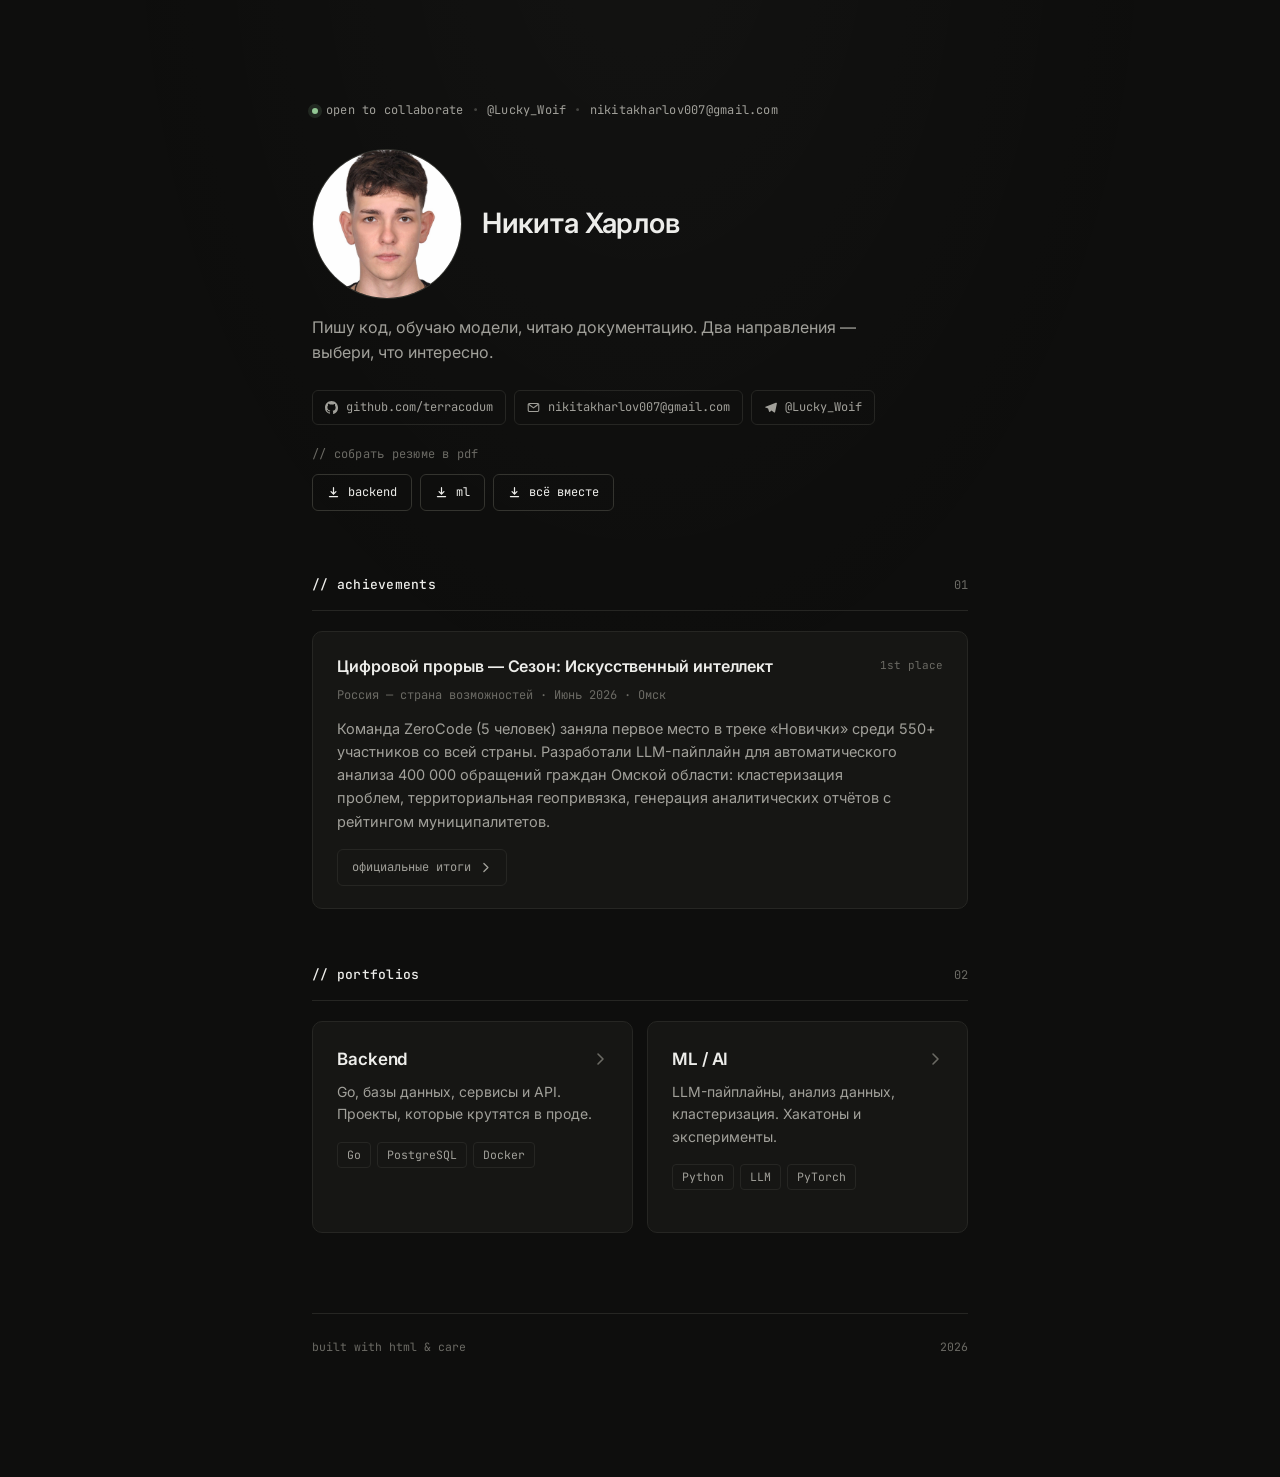
<file: index.html>
<!doctype html>
<html lang="ru">
<head>
<meta charset="utf-8" />
<meta name="viewport" content="width=device-width, initial-scale=1" />
<title>Никита Харлов — портфолио</title>
<link rel="icon" href="favicon.svg" type="image/svg+xml" />
<link rel="stylesheet" href="shared.css" />
<link rel="stylesheet" href="style.css" />
<link rel="stylesheet" href="print.css" />
</head>
<body>
  <div class="wrap">
    <header>
      <div class="signal">
        <span class="dot" aria-hidden="true"></span>
        <span>open to collaborate</span>
        <span class="signal-sep">•</span>
        <a class="signal-link" href="https://t.me/Lucky_Woif" target="_blank" rel="noopener">@Lucky_Woif</a>
        <span class="signal-sep">•</span>
        <span>nikitakharlov007@gmail.com</span>
      </div>

      <div class="identity">
        <img class="avatar" src="img/avatar.jpg" alt="Никита Харлов" />
        <h1>Никита Харлов</h1>
      </div>

      <p class="bio">
        Пишу код, обучаю модели, читаю документацию. Два направления —
        выбери, что интересно.
      </p>

      <div class="links" data-contacts></div>

      <div class="pdf-export">
        <span class="pdf-export-label">// собрать резюме в pdf</span>
        <div class="pdf-buttons">
          <button type="button" class="btn pdf-btn" data-pdf="backend">
            <svg viewBox="0 0 16 16" fill="none" stroke="currentColor" stroke-width="1.5" stroke-linecap="round" stroke-linejoin="round" aria-hidden="true"><path d="M8 2v8m0 0L5 7m3 3l3-3M3 13h10"/></svg>
            <span>backend</span>
          </button>
          <button type="button" class="btn pdf-btn" data-pdf="ml">
            <svg viewBox="0 0 16 16" fill="none" stroke="currentColor" stroke-width="1.5" stroke-linecap="round" stroke-linejoin="round" aria-hidden="true"><path d="M8 2v8m0 0L5 7m3 3l3-3M3 13h10"/></svg>
            <span>ml</span>
          </button>
          <button type="button" class="btn pdf-btn" data-pdf="all">
            <svg viewBox="0 0 16 16" fill="none" stroke="currentColor" stroke-width="1.5" stroke-linecap="round" stroke-linejoin="round" aria-hidden="true"><path d="M8 2v8m0 0L5 7m3 3l3-3M3 13h10"/></svg>
            <span>всё вместе</span>
          </button>
        </div>
      </div>
    </header>

    <section id="achievements-section">
      <div class="section-head">
        <h2>// achievements</h2>
        <span class="count" id="achievement-count"></span>
      </div>

      <div class="achievements" id="achievements"></div>
    </section>

    <section class="section-stack">
      <div class="section-head">
        <h2>// portfolios</h2>
        <span class="count">02</span>
      </div>

      <div class="hub">
        <a class="hub-card" href="backend.html">
          <div class="hub-head">
            <h3 class="hub-title">Backend</h3>
            <svg class="hub-arrow" viewBox="0 0 16 16" fill="none" stroke="currentColor" stroke-width="1.6" stroke-linecap="round" stroke-linejoin="round" aria-hidden="true"><path d="M6 3l5 5-5 5"/></svg>
          </div>
          <p class="hub-desc">Go, базы данных, сервисы и API. Проекты, которые крутятся в проде.</p>
          <div class="stack">
            <span class="chip">Go</span>
            <span class="chip">PostgreSQL</span>
            <span class="chip">Docker</span>
          </div>
        </a>

        <a class="hub-card" href="ml.html">
          <div class="hub-head">
            <h3 class="hub-title">ML / AI</h3>
            <svg class="hub-arrow" viewBox="0 0 16 16" fill="none" stroke="currentColor" stroke-width="1.6" stroke-linecap="round" stroke-linejoin="round" aria-hidden="true"><path d="M6 3l5 5-5 5"/></svg>
          </div>
          <p class="hub-desc">LLM-пайплайны, анализ данных, кластеризация. Хакатоны и эксперименты.</p>
          <div class="stack">
            <span class="chip">Python</span>
            <span class="chip">LLM</span>
            <span class="chip">PyTorch</span>
          </div>
        </a>
      </div>
    </section>

    <footer>
      <span>built with html &amp; care</span>
      <span id="year"></span>
    </footer>
  </div>

<script src="data.js"></script>
<script src="portfolio.js"></script>
<script src="portfolio-pdf.js"></script>
<script>renderPortfolio({ achievements: ACHIEVEMENTS });</script>
</body>
</html>
</file>
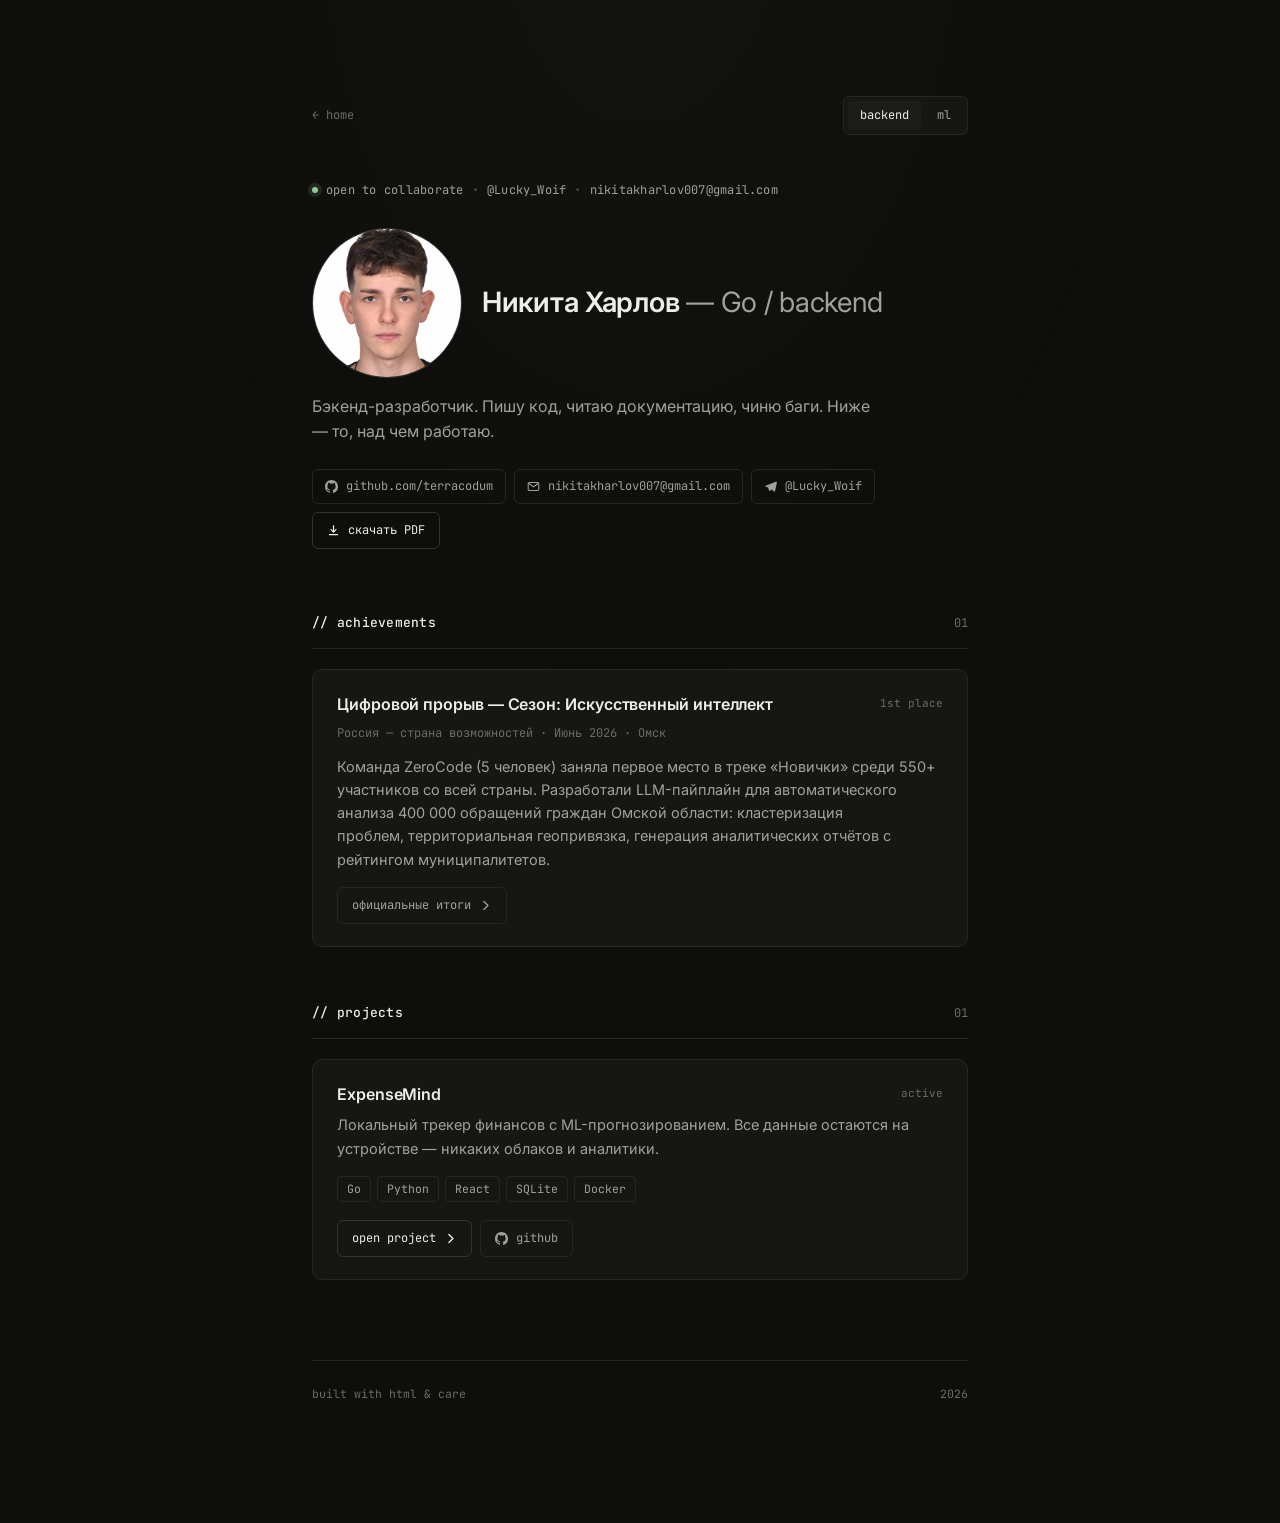
<file: backend.html>
<!doctype html>
<html lang="ru">
<head>
<meta charset="utf-8" />
<meta name="viewport" content="width=device-width, initial-scale=1" />
<title>Никита Харлов — Go / backend</title>
<link rel="icon" href="favicon.svg" type="image/svg+xml" />
<link rel="stylesheet" href="shared.css" />
<link rel="stylesheet" href="style.css" />
<link rel="stylesheet" href="print.css" />
</head>
<body>
  <div class="wrap">
    <nav class="port-switch">
      <a class="port-home" href="index.html">← home</a>
      <span class="port-tabs">
        <a class="tab is-active" href="backend.html">backend</a>
        <a class="tab" href="ml.html">ml</a>
      </span>
    </nav>

    <header>
      <div class="signal">
        <span class="dot" aria-hidden="true"></span>
        <span>open to collaborate</span>
        <span class="signal-sep">•</span>
        <a class="signal-link" href="https://t.me/Lucky_Woif" target="_blank" rel="noopener">@Lucky_Woif</a>
        <span class="signal-sep">•</span>
        <span>nikitakharlov007@gmail.com</span>
      </div>

      <div class="identity">
        <img class="avatar" src="img/avatar.jpg" alt="Никита Харлов" />
        <h1>Никита Харлов <span class="handle">— Go / backend</span></h1>
      </div>

      <p class="bio">
        Бэкенд-разработчик. Пишу код, читаю документацию, чиню баги.
        Ниже — то, над чем работаю.
      </p>

      <div class="links" data-contacts>
        <button type="button" class="btn pdf-btn" data-pdf="backend">
          <svg viewBox="0 0 16 16" fill="none" stroke="currentColor" stroke-width="1.5" stroke-linecap="round" stroke-linejoin="round" aria-hidden="true"><path d="M8 2v8m0 0L5 7m3 3l3-3M3 13h10"/></svg>
          <span>скачать PDF</span>
        </button>
      </div>
    </header>

    <section id="achievements-section">
      <div class="section-head">
        <h2>// achievements</h2>
        <span class="count" id="achievement-count"></span>
      </div>

      <div class="achievements" id="achievements"></div>
    </section>

    <section class="section-stack" id="projects-section">
      <div class="section-head">
        <h2>// projects</h2>
        <span class="count" id="project-count"></span>
      </div>

      <div class="projects" id="projects"></div>
    </section>

    <footer>
      <span>built with html &amp; care</span>
      <span id="year"></span>
    </footer>
  </div>

<script src="data.js"></script>
<script src="portfolio.js"></script>
<script src="portfolio-pdf.js"></script>
<script src="backend.js"></script>
</body>
</html>
</file>
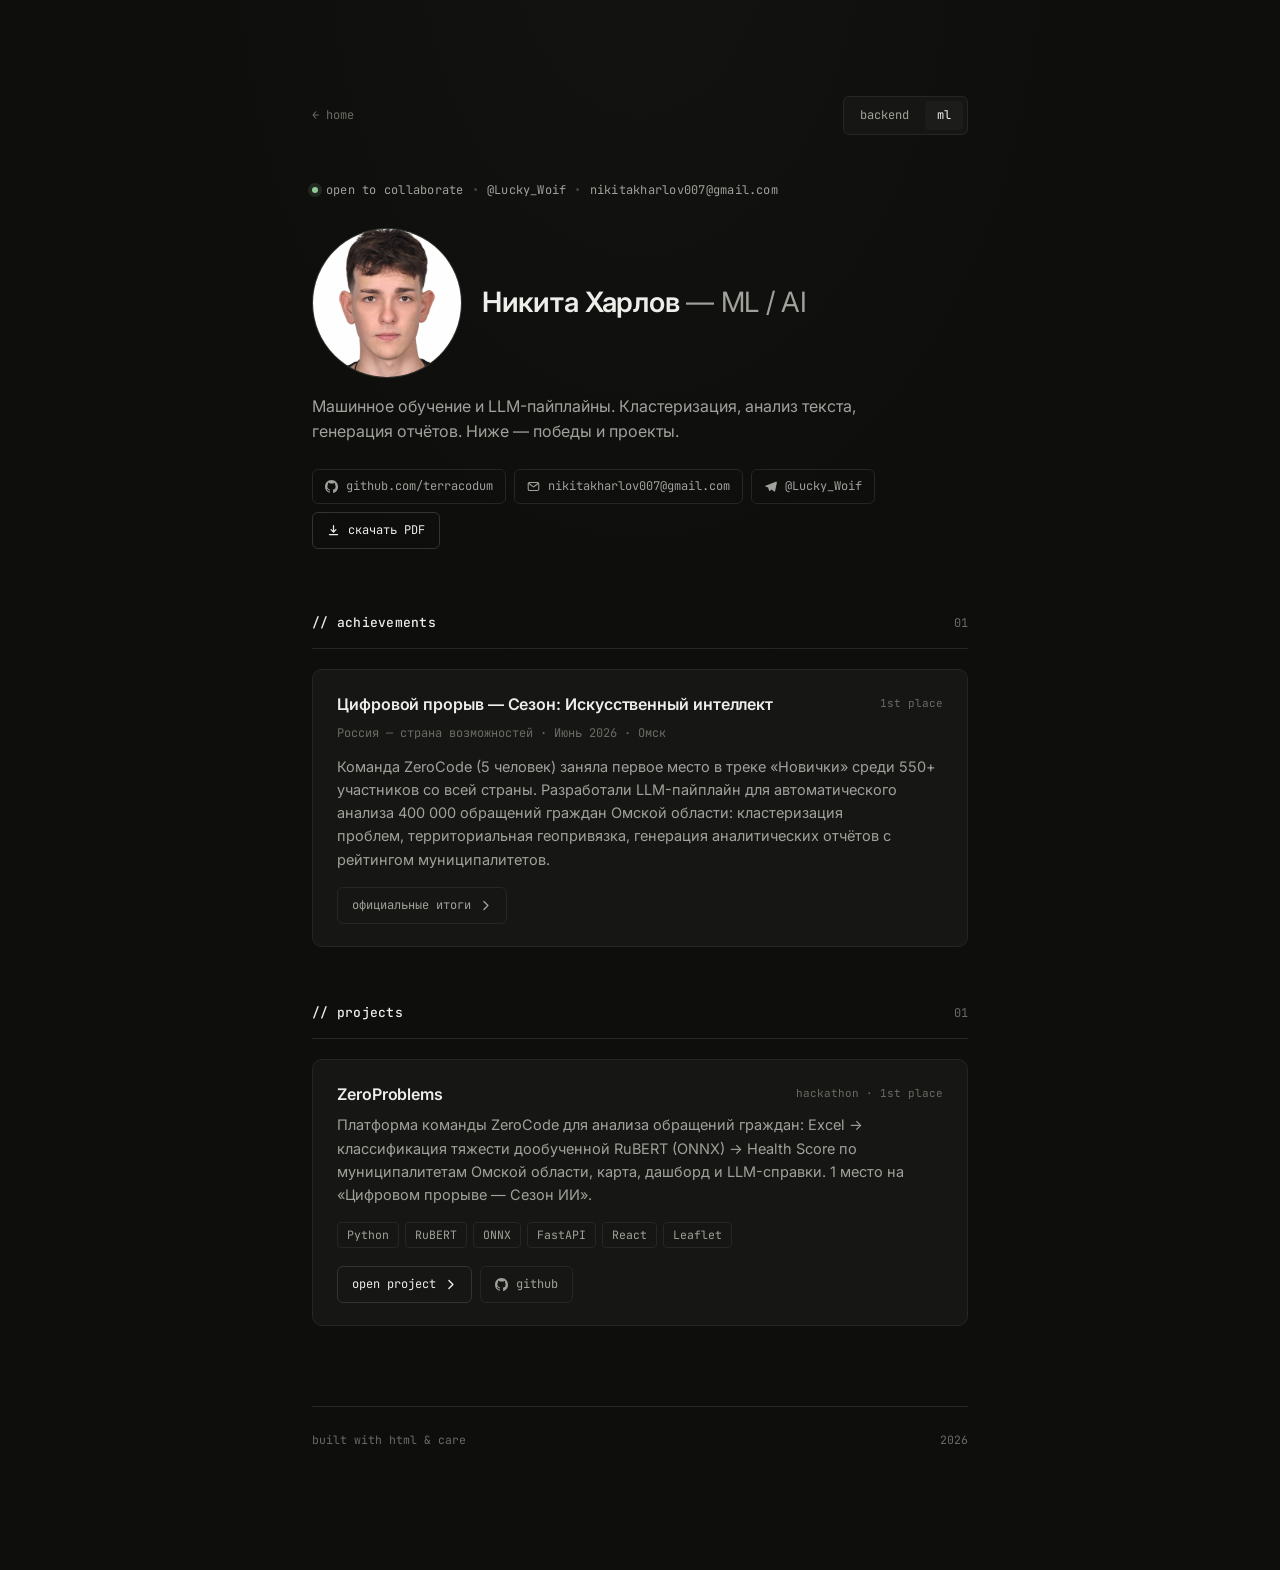
<file: ml.html>
<!doctype html>
<html lang="ru">
<head>
<meta charset="utf-8" />
<meta name="viewport" content="width=device-width, initial-scale=1" />
<title>Никита Харлов — ML / AI</title>
<link rel="icon" href="favicon.svg" type="image/svg+xml" />
<link rel="stylesheet" href="shared.css" />
<link rel="stylesheet" href="style.css" />
<link rel="stylesheet" href="print.css" />
</head>
<body>
  <div class="wrap">
    <nav class="port-switch">
      <a class="port-home" href="index.html">← home</a>
      <span class="port-tabs">
        <a class="tab" href="backend.html">backend</a>
        <a class="tab is-active" href="ml.html">ml</a>
      </span>
    </nav>

    <header>
      <div class="signal">
        <span class="dot" aria-hidden="true"></span>
        <span>open to collaborate</span>
        <span class="signal-sep">•</span>
        <a class="signal-link" href="https://t.me/Lucky_Woif" target="_blank" rel="noopener">@Lucky_Woif</a>
        <span class="signal-sep">•</span>
        <span>nikitakharlov007@gmail.com</span>
      </div>

      <div class="identity">
        <img class="avatar" src="img/avatar.jpg" alt="Никита Харлов" />
        <h1>Никита Харлов <span class="handle">— ML / AI</span></h1>
      </div>

      <p class="bio">
        Машинное обучение и LLM-пайплайны. Кластеризация, анализ текста,
        генерация отчётов. Ниже — победы и проекты.
      </p>

      <div class="links" data-contacts>
        <button type="button" class="btn pdf-btn" data-pdf="ml">
          <svg viewBox="0 0 16 16" fill="none" stroke="currentColor" stroke-width="1.5" stroke-linecap="round" stroke-linejoin="round" aria-hidden="true"><path d="M8 2v8m0 0L5 7m3 3l3-3M3 13h10"/></svg>
          <span>скачать PDF</span>
        </button>
      </div>
    </header>

    <section id="achievements-section">
      <div class="section-head">
        <h2>// achievements</h2>
        <span class="count" id="achievement-count"></span>
      </div>

      <div class="achievements" id="achievements"></div>
    </section>

    <section class="section-stack" id="projects-section">
      <div class="section-head">
        <h2>// projects</h2>
        <span class="count" id="project-count"></span>
      </div>

      <div class="projects" id="projects"></div>
    </section>

    <footer>
      <span>built with html &amp; care</span>
      <span id="year"></span>
    </footer>
  </div>

<script src="data.js"></script>
<script src="portfolio.js"></script>
<script src="portfolio-pdf.js"></script>
<script src="ml.js"></script>
</body>
</html>
</file>
<file: shared.css>
@import url("https://fonts.googleapis.com/css2?family=Inter:wght@400;500;600&family=JetBrains+Mono:wght@400;500&display=swap");

:root {
  --bg: #0e0e0d;
  --bg-elev: #161614;
  --bg-deep: #0a0a09;
  --bg-hover: #1c1c1a;
  --border: #262623;
  --border-strong: #34342f;
  --text: #ededea;
  --text-dim: #a1a09a;
  --text-faint: #6b6a64;
  --accent: oklch(0.78 0.09 145);
  --accent-dim: oklch(0.78 0.09 145 / 0.14);
  --radius: 10px;
  --radius-sm: 6px;
  --maxw: 720px;
}

* { box-sizing: border-box; }
html, body { margin: 0; padding: 0; }
body {
  background: var(--bg);
  color: var(--text);
  font-family: "Inter", system-ui, -apple-system, sans-serif;
  font-size: 16px;
  line-height: 1.6;
  -webkit-font-smoothing: antialiased;
  -moz-osx-font-smoothing: grayscale;
  min-height: 100vh;
}

body::before {
  content: "";
  position: fixed;
  inset: 0;
  pointer-events: none;
  background: radial-gradient(ellipse at 50% -10%, rgba(255,255,255,0.025), transparent 60%);
  z-index: 0;
}

.wrap {
  max-width: var(--maxw);
  margin: 0 auto;
  position: relative;
  z-index: 1;
}

.btn {
  display: inline-flex;
  align-items: center;
  gap: 8px;
  padding: 8px 14px;
  border-radius: var(--radius-sm);
  font-family: "JetBrains Mono", ui-monospace, monospace;
  font-size: 12px;
  text-decoration: none;
  border: 1px solid var(--border-strong);
  color: var(--text);
  background: transparent;
  transition: background 120ms ease, border-color 120ms ease;
}
.btn:hover {
  background: var(--bg-elev);
  border-color: var(--accent);
}
.btn svg { width: 13px; height: 13px; }

.chip {
  display: inline-block;
  padding: 4px 9px;
  background: transparent;
  border: 1px solid var(--border);
  border-radius: 4px;
  font-family: "JetBrains Mono", ui-monospace, monospace;
  font-size: 11.5px;
  color: var(--text-dim);
  line-height: 1.4;
}

.shot { cursor: zoom-in; overflow: hidden; }
.shot img { width: 100%; height: 100%; object-fit: cover; border-radius: inherit; transition: transform 200ms ease; }
.shot:hover img { transform: scale(1.04); }

.lightbox {
  display: none;
  position: fixed;
  inset: 0;
  background: rgba(0, 0, 0, 0.88);
  z-index: 100;
  align-items: center;
  justify-content: center;
  cursor: zoom-out;
}
.lightbox.open { display: flex; }
.lightbox img {
  max-width: 90vw;
  max-height: 90vh;
  object-fit: contain;
  border-radius: var(--radius);
  box-shadow: 0 0 0 1px var(--border);
}

@media (prefers-reduced-motion: reduce) {
  * { transition: none !important; }
}
</file>
<file: style.css>
.wrap { padding: 96px 32px 120px; }

.port-switch {
  display: flex;
  align-items: center;
  justify-content: space-between;
  gap: 12px;
  margin-bottom: 40px;
  font-family: "JetBrains Mono", ui-monospace, monospace;
  font-size: 12px;
}
.port-home {
  color: var(--text-faint);
  text-decoration: none;
  transition: color 120ms ease;
}
.port-home:hover { color: var(--text); }
.port-tabs {
  display: inline-flex;
  gap: 4px;
  padding: 4px;
  border: 1px solid var(--border);
  border-radius: var(--radius-sm);
  background: var(--bg-elev);
}
.tab {
  padding: 5px 12px;
  border-radius: 4px;
  color: var(--text-dim);
  text-decoration: none;
  transition: color 120ms ease, background 120ms ease;
}
.tab:hover { color: var(--text); }
.tab.is-active {
  color: var(--text);
  background: var(--bg-hover);
}

header { margin-bottom: 64px; }

.signal {
  display: inline-flex;
  align-items: center;
  gap: 8px;
  font-family: "JetBrains Mono", ui-monospace, monospace;
  font-size: 12px;
  color: var(--text-dim);
  margin-bottom: 28px;
  letter-spacing: 0.02em;
}
.dot {
  width: 6px;
  height: 6px;
  border-radius: 50%;
  background: var(--accent);
  box-shadow: 0 0 0 4px var(--accent-dim);
  animation: pulse 2.4s ease-in-out infinite;
}
@keyframes pulse {
  0%, 100% { opacity: 1; }
  50%       { opacity: 0.45; }
}
.signal-sep { opacity: 0.35; }
.signal-link {
  color: var(--text-dim);
  text-decoration: none;
  transition: color 0.15s;
}
.signal-link:hover { color: var(--text); }

.identity {
  display: flex;
  align-items: center;
  gap: 20px;
  margin: 0 0 16px;
}
.avatar {
  width: 150px;
  height: 150px;
  flex-shrink: 0;
  border-radius: 50%;
  object-fit: cover;
  border: 1px solid var(--border-strong);
  background: var(--bg-elev);
}

h1 {
  font-size: 28px;
  font-weight: 600;
  margin: 0 0 16px;
  letter-spacing: -0.01em;
}
.identity h1 { margin: 0; }
h1 .handle {
  color: var(--text-dim);
  font-weight: 400;
}

.bio {
  color: var(--text-dim);
  max-width: 56ch;
  margin: 0 0 24px;
  text-wrap: pretty;
}
.bio strong { color: var(--text); font-weight: 500; }

.links {
  display: flex;
  flex-wrap: wrap;
  gap: 8px;
}
.link {
  display: inline-flex;
  align-items: center;
  gap: 8px;
  padding: 7px 12px;
  border: 1px solid var(--border);
  border-radius: var(--radius-sm);
  color: var(--text-dim);
  text-decoration: none;
  font-family: "JetBrains Mono", ui-monospace, monospace;
  font-size: 12px;
  transition: border-color 120ms ease, color 120ms ease, background 120ms ease;
}
.link:hover {
  color: var(--text);
  border-color: var(--border-strong);
  background: var(--bg-elev);
}
.link svg { width: 13px; height: 13px; }

.pdf-btn {
  cursor: pointer;
  font: inherit;
  font-family: "JetBrains Mono", ui-monospace, monospace;
  font-size: 12px;
}

.pdf-export { margin-top: 20px; }
.pdf-export-label {
  display: block;
  font-family: "JetBrains Mono", ui-monospace, monospace;
  font-size: 12px;
  color: var(--text-faint);
  margin-bottom: 10px;
  letter-spacing: 0.02em;
}
.pdf-buttons {
  display: flex;
  flex-wrap: wrap;
  gap: 8px;
}

.section-head {
  display: flex;
  align-items: baseline;
  justify-content: space-between;
  margin: 0 0 20px;
  padding-bottom: 14px;
  border-bottom: 1px solid var(--border);
}
.section-head h2 {
  font-size: 13px;
  font-weight: 500;
  color: var(--text);
  margin: 0;
  font-family: "JetBrains Mono", ui-monospace, monospace;
  letter-spacing: 0.02em;
}
.section-head .count {
  font-family: "JetBrains Mono", ui-monospace, monospace;
  font-size: 12px;
  color: var(--text-faint);
}

.projects {
  display: flex;
  flex-direction: column;
  gap: 14px;
}

.section-stack { margin-top: 56px; }

.achievements {
  display: flex;
  flex-direction: column;
  gap: 14px;
}

.achievement-meta {
  font-family: "JetBrains Mono", ui-monospace, monospace;
  font-size: 12px;
  color: var(--text-faint);
  margin: 0 0 12px;
}

.hub {
  display: grid;
  grid-template-columns: 1fr 1fr;
  gap: 14px;
}
.hub-card {
  display: block;
  padding: 24px;
  background: var(--bg-elev);
  border: 1px solid var(--border);
  border-radius: var(--radius);
  text-decoration: none;
  color: inherit;
  transition: border-color 160ms ease, background 160ms ease;
}
.hub-card:hover {
  border-color: var(--border-strong);
  background: var(--bg-hover);
}
.hub-head {
  display: flex;
  align-items: center;
  justify-content: space-between;
  margin-bottom: 8px;
}
.hub-title {
  font-size: 17px;
  font-weight: 600;
  margin: 0;
  letter-spacing: -0.005em;
}
.hub-arrow {
  width: 16px;
  height: 16px;
  color: var(--text-faint);
  transition: transform 160ms ease, color 160ms ease;
}
.hub-card:hover .hub-arrow {
  color: var(--accent);
  transform: translateX(3px);
}
.hub-desc {
  color: var(--text-dim);
  font-size: 14px;
  margin: 0 0 16px;
  text-wrap: pretty;
}

@media (max-width: 600px) {
  .hub { grid-template-columns: 1fr; }
}

.project {
  position: relative;
  display: block;
  padding: 22px 24px;
  background: var(--bg-elev);
  border: 1px solid var(--border);
  border-radius: var(--radius);
  transition: border-color 160ms ease, background 160ms ease, transform 160ms ease;
}
.project:hover {
  border-color: var(--border-strong);
  background: var(--bg-hover);
}

.project-head {
  display: flex;
  align-items: flex-start;
  justify-content: space-between;
  gap: 16px;
  margin-bottom: 6px;
}
.project-title {
  font-size: 16px;
  font-weight: 600;
  margin: 0;
  letter-spacing: -0.005em;
}
.project-status {
  font-family: "JetBrains Mono", ui-monospace, monospace;
  font-size: 11px;
  color: var(--text-faint);
  white-space: nowrap;
  padding-top: 3px;
}

.project-desc {
  color: var(--text-dim);
  font-size: 14.5px;
  margin: 0 0 16px;
  text-wrap: pretty;
}

.stack {
  display: flex;
  flex-wrap: wrap;
  gap: 6px;
  margin-bottom: 18px;
}

.project-actions {
  display: flex;
  gap: 8px;
  flex-wrap: wrap;
}
.btn-subtle {
  border-color: var(--border);
  color: var(--text-dim);
}
.btn-subtle:hover {
  color: var(--text);
  border-color: var(--border-strong);
  background: var(--bg);
}

footer {
  margin-top: 80px;
  padding-top: 24px;
  border-top: 1px solid var(--border);
  color: var(--text-faint);
  font-family: "JetBrains Mono", ui-monospace, monospace;
  font-size: 11.5px;
  display: flex;
  justify-content: space-between;
  flex-wrap: wrap;
  gap: 12px;
}

@media (max-width: 600px) {
  .wrap { padding: 64px 20px 80px; }
  h1 { font-size: 24px; }
  .project { padding: 20px; }
  .project-head { flex-direction: column; gap: 4px; }
  .project-status { padding-top: 0; }
  header { margin-bottom: 48px; }
  .avatar { width: 110px; height: 110px; }
}

@media (prefers-reduced-motion: reduce) {
  .dot { animation: none; }
}
</file>
<file: print.css>
/* PDF / печать.
   #print-doc собирается теми же классами, что и сайт (portfolio-pdf.js),
   поэтому основной вид приходит из style.css. Здесь только:
   показать документ при печати, скрыть остальной сайт,
   сохранить тёмный фон и заставить браузер печатать цвета/фоны. */

#print-doc { display: none; }

@media print {
  /* прячем весь экранный сайт, оставляем только собранный документ */
  body > *:not(#print-doc) { display: none !important; }
  body::before { display: none !important; }

  html, body {
    background: var(--bg) !important;
    color: var(--text) !important;
    -webkit-print-color-adjust: exact !important;
    print-color-adjust: exact !important;
  }

  /* Тёмная подложка на КАЖДОМ листе: position:fixed печатается на всех страницах,
     inset: -20mm растягивает её за поля @page → тёмный фон до физического края,
     а @page margin ниже даёт одинаковый отступ (gap) на каждой странице. */
  #print-doc::before {
    content: "";
    position: fixed;
    inset: -20mm;
    background: var(--bg) !important;
    z-index: -1;
    -webkit-print-color-adjust: exact !important;
    print-color-adjust: exact !important;
  }

  /* заставляем печатать тёмные фоны, бордеры и акценты как на экране */
  #print-doc,
  #print-doc * {
    -webkit-print-color-adjust: exact !important;
    print-color-adjust: exact !important;
    transition: none !important;
  }

  /* поля дают одинаковый gap на каждой странице; тёмными их делает подложка выше */
  @page { margin: 14mm; }

  #print-doc {
    display: block !important;
    max-width: 100%;
    color: var(--text);
  }

  /* пульсация точки не нужна на статичной странице */
  #print-doc .dot { animation: none !important; opacity: 1 !important; }

  /* не рвать карточки (секции пусть текут — иначе высокие секции рубятся криво) */
  #print-doc .project,
  #print-doc .achievement { break-inside: avoid; page-break-inside: avoid; }

  /* не отрывать заголовок секции от следующего за ним контента */
  #print-doc .section-head,
  #print-doc .pdf-proj .label { break-after: avoid; page-break-after: avoid; }

  #print-doc header { margin-bottom: 36px; }
  #print-doc .section-stack { margin-top: 40px; }

  /* убрать hover-подсветку/сдвиги, если вдруг сработают */
  #print-doc .project:hover,
  #print-doc .link:hover,
  #print-doc .btn:hover {
    background: var(--bg-elev);
    border-color: var(--border);
  }

  /* ——— полные страницы проектов ——— */
  #print-doc .pdf-proj { break-before: page; }

  /* скриншоты в PDF — целиком, а не обрезанные (на сайте .shot — cover-плитка) */
  #print-doc .pdf-proj .shot {
    aspect-ratio: auto !important;
    height: auto !important;
    display: block !important;
    padding: 0 !important;
    border: none !important;
    background: none !important;
  }
  #print-doc .pdf-proj .shot img {
    width: 100% !important;
    height: auto !important;
    object-fit: contain !important;
    border: 1px solid var(--border);
    border-radius: var(--radius-sm);
  }

  /* не рвать смысловые блоки проекта между страницами */
  #print-doc .pdf-proj .shot,
  #print-doc .pdf-proj .features li,
  #print-doc .pdf-proj .stack-group,
  #print-doc .pdf-proj .diagram,
  #print-doc .pdf-proj .api,
  #print-doc .pdf-proj .code,
  #print-doc .pdf-proj table { break-inside: avoid; }
}
</file>
